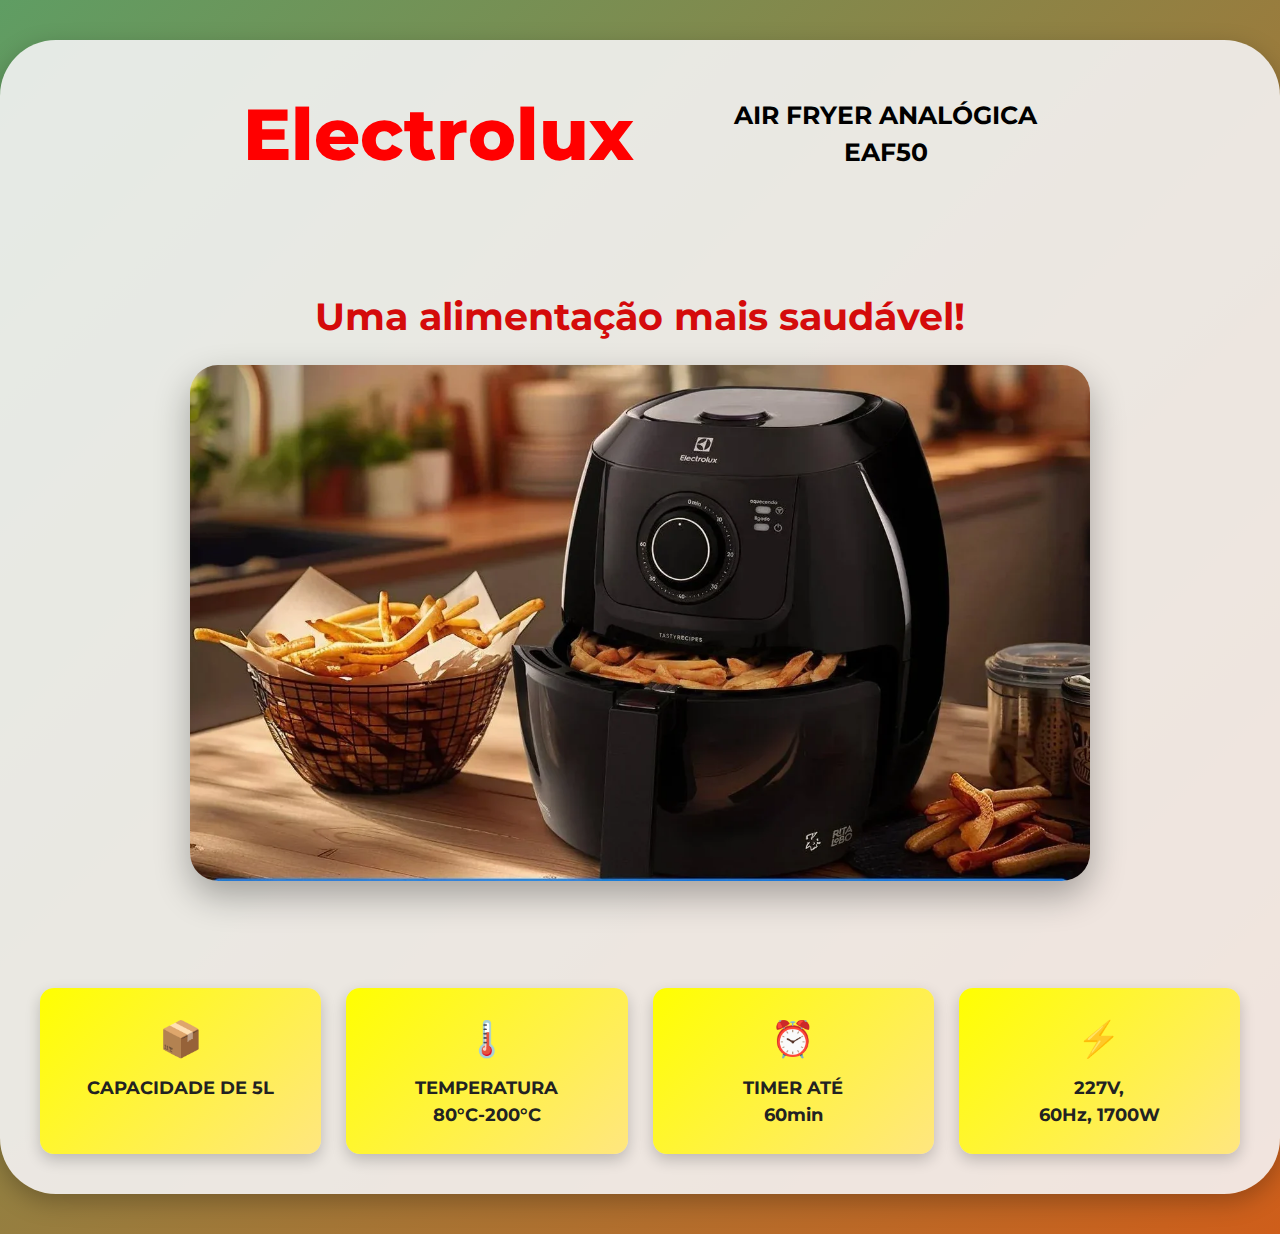
<file: index.html>
<!DOCTYPE html>
<html lang="pt-br">
<head>
    <meta charset="UTF-8">
    <meta name="viewport" content="width=device-width, initial-scale=1.0">
    <link rel="stylesheet" href="style.css">
    <title>AirFryer anúncio</title>
</head>
<body>
    <main>
        <div class="modelo">
            <h2>Electrolux</h2>
            <h3>AIR FRYER ANALÓGICA <br> EAF50</h3>
        </div>

        <div class="principal">
            <h1>Uma alimentação mais saudável!</h1>
            <img src="./assets/airfryer.webp" alt="Airfryer com batatas fritas em seu interior, há também um prato de batatas fritas ao seu lado">
        </div>

        <div class="informacoes">
            <div class="capacidade">
                <p>CAPACIDADE DE 5L</p>
            </div>
            <div class="temperatura">
                <p>TEMPERATURA <br> 80°C-200°C</p>
            </div>
            <div class="timer">
                <p>TIMER ATÉ <br> 60min</p>
            </div>
            <div class="volts">
                <p>227V, <br> 60Hz, 1700W</p>
            </div>
        </div>
    </main>
</body>
</html>
</file>
<file: style.css>
@import url("https://fonts.googleapis.com/css2?family=Montserrat:wght@400;600;800&display=swap");

* {
  margin: 0;
  padding: 0;
  box-sizing: border-box;
}

body {
  font-family: "Montserrat", sans-serif;
  color: #222;
  line-height: 1.5;
  min-height: 100vh;
  display: flex;
  align-items: center;
  justify-content: center;
  background: linear-gradient(-45deg, #de940a, #0e0e0e, #e0540f, #5f9d63);
  background-size: 400% 400%;
  background-repeat: no-repeat;
  background-attachment: fixed;
  animation: gradientBG 15s ease infinite;
}

@keyframes gradientBG {
  0% {
     background-position: 0% 50%;
  }
  50% {
    background-position: 100% 50%;
  }
  100% {
      background-position: 0% 50%;
  }
}

main {
  max-width: 1400px;
  width: 100%;
  margin: 40px auto;
  padding: 40px;
  background: rgba(245, 244, 245, 0.896);
  border-radius: 56px;
  box-shadow: 0px 8px 25px rgba(0, 0, 0, 0.25);
}

.modelo {
  text-align: center;
  margin-bottom: 20px;
  display: flex;
  justify-content: center;
  align-items: center;
  gap: 100px;
}

.modelo h2 {
  font-size: 72px; 
  font-weight: 800;
  color: red; 
  margin: 0px;
}

.modelo h3 {
  font-size: 25px;
  color: black;
  font-weight: bold;
  margin: 0px;
}

.principal {
  text-align: center;
  margin: 100px 0px;
}

.principal h1 {
  font-size: 38px;
  font-weight: bold;
  color: #d40b0b;
  margin-bottom: 20px;
}

.principal img {
  width: 900px;
  max-width: 100%;
  border-radius: 28px;
  box-shadow: 0px 15px 35px rgba(0, 0, 0, 0.3);
  transition: all 0.4s ease;
}

.informacoes {
  display: grid;
  grid-template-columns: repeat(auto-fit, minmax(220px, 1fr));
  gap: 25px;
  margin-top: 40px;
}

.informacoes div {
  background: linear-gradient(135deg, yellow, #ffe680);
  padding: 25px;
  border-radius: 14px;
  text-align: center;
  font-weight: bold;
  font-size: 18px;
  color: #222;
  box-shadow: 0px 6px 15px rgba(0, 0, 0, 0.2);
  position: relative;
  transition: all 0.3s ease;
}

.informacoes div:hover {
  transform: translateY(-6px);
  box-shadow: 0px 10px 25px rgba(0, 0, 0, 0.3);
}

.informacoes div::before {
  font-size: 35px;  
  display: block;
  margin-bottom: 10px;
  color: red;
}

.capacidade::before {
  content: "📦";
}

.temperatura::before {
  content: "🌡️";
}

.timer::before {
  content: "⏰";
}

.volts::before {
  content: "⚡";
}

.botao-comprar {
  display: block;
  margin: 50px auto 0px;
  padding: 16px 40px;
  font-size: 20px;
  font-weight: bold;
  text-transform: uppercase;
  border: none;
  border-radius: 50px;
  background: linear-gradient(135deg, red, orange);
  color: white;
  cursor: pointer;
  box-shadow: 0px 6px 20px rgba(0, 0, 0, 0.25);
  transition: all 0.3s ease;
}

.botao-comprar:hover {
  transform: scale(1.08);
  background: linear-gradient(135deg, darkred, orangered);
}
</file>
